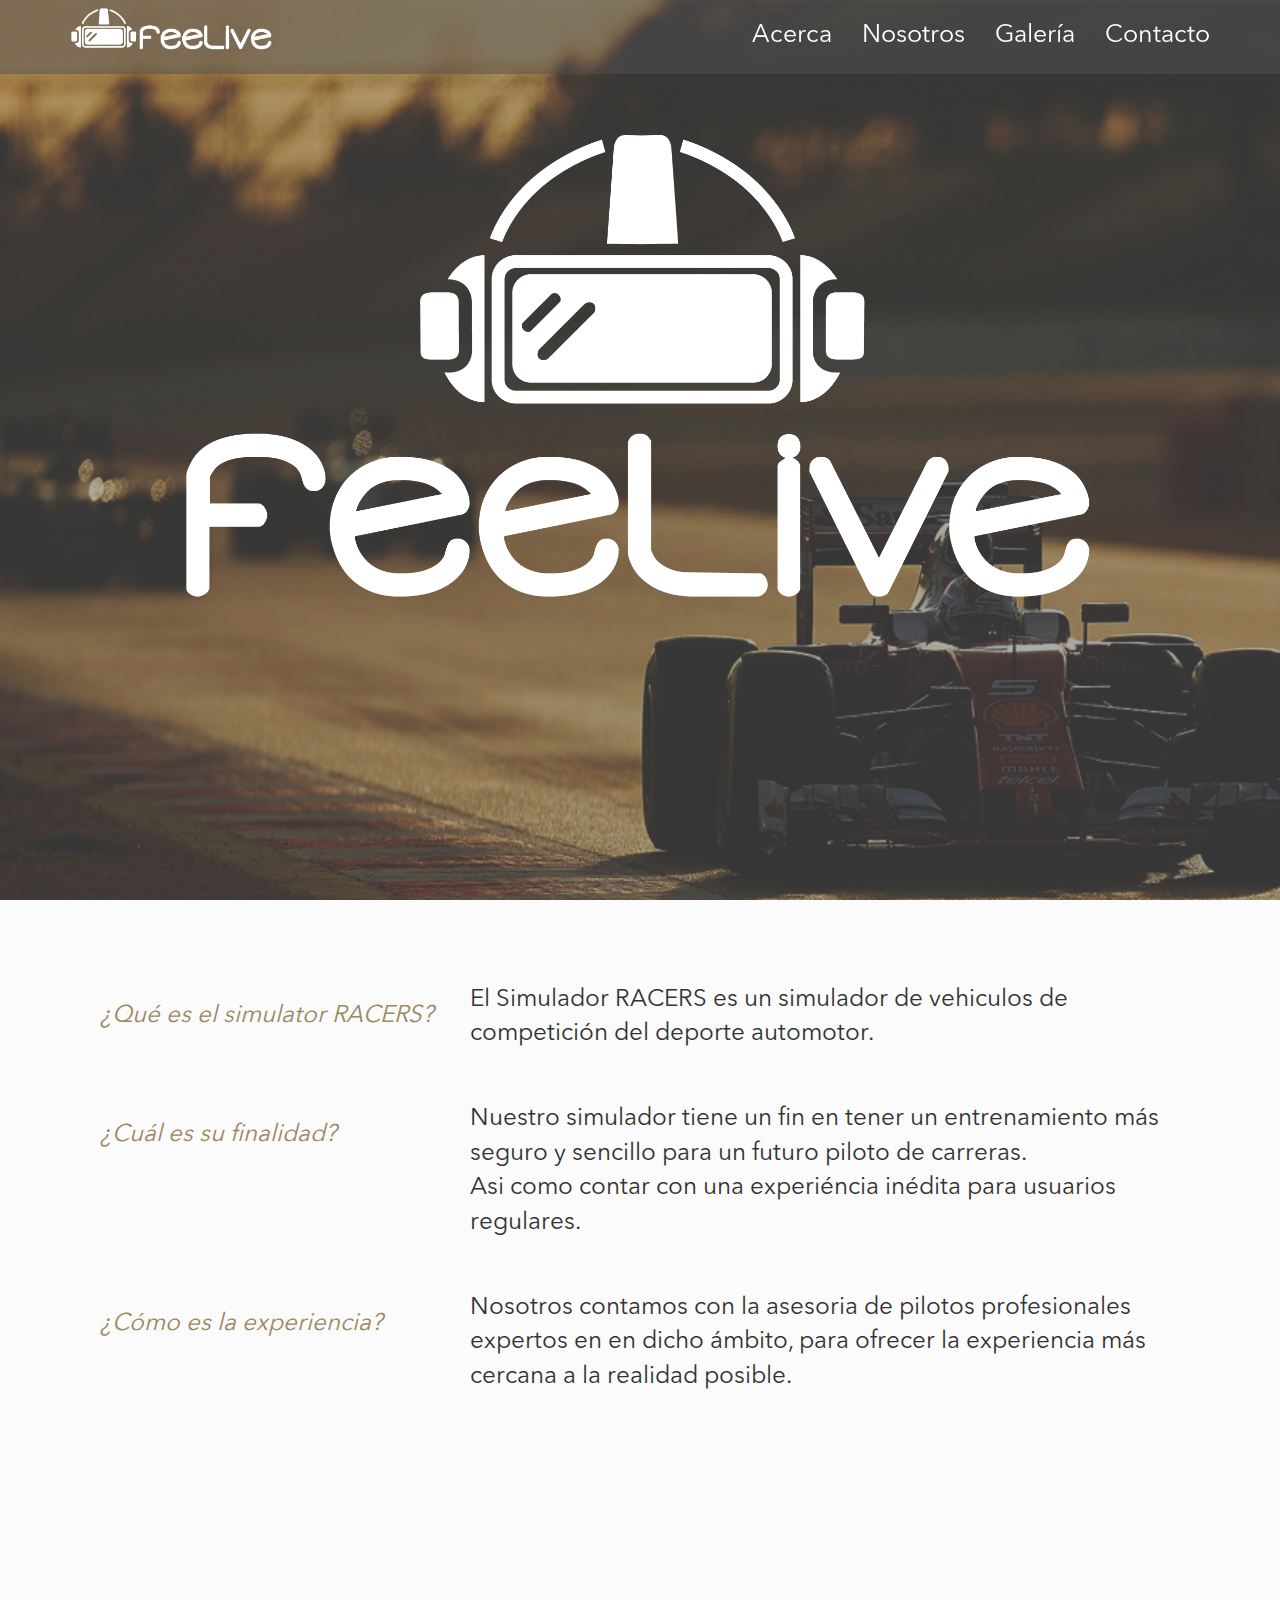
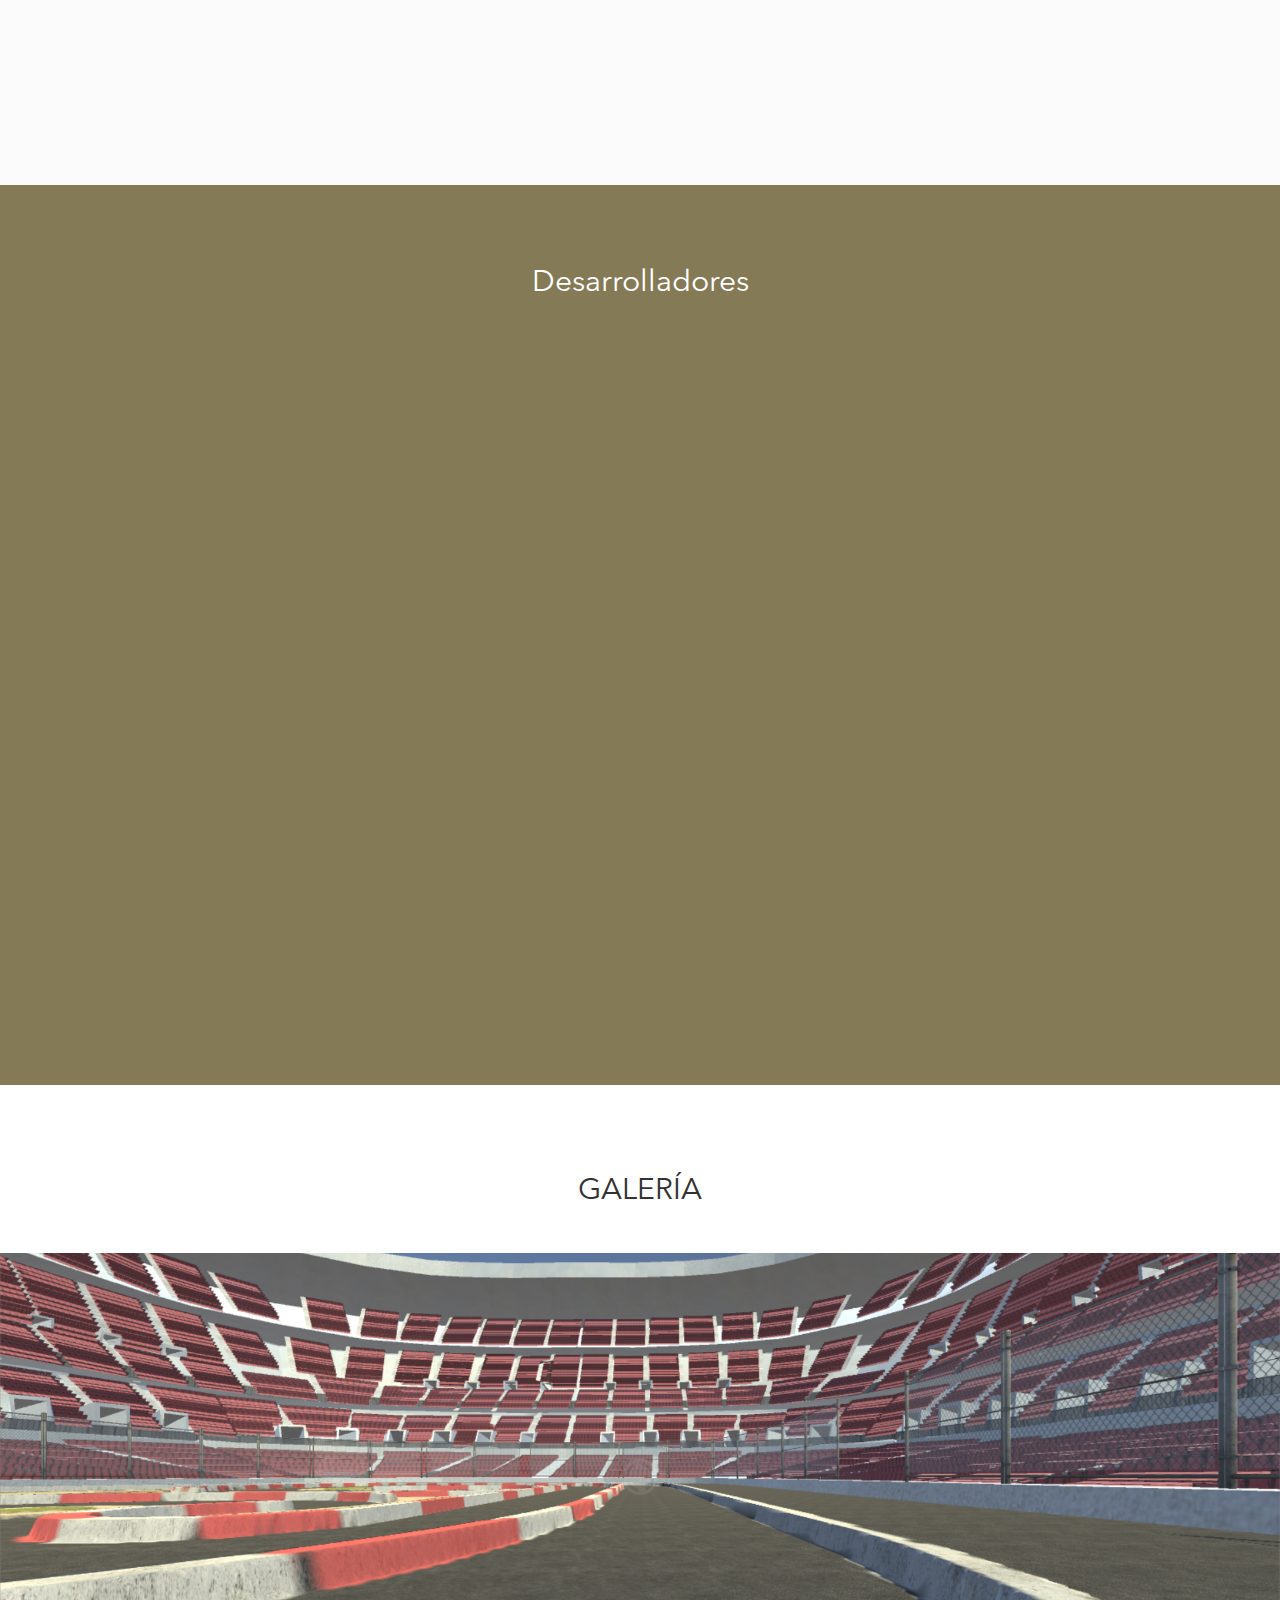
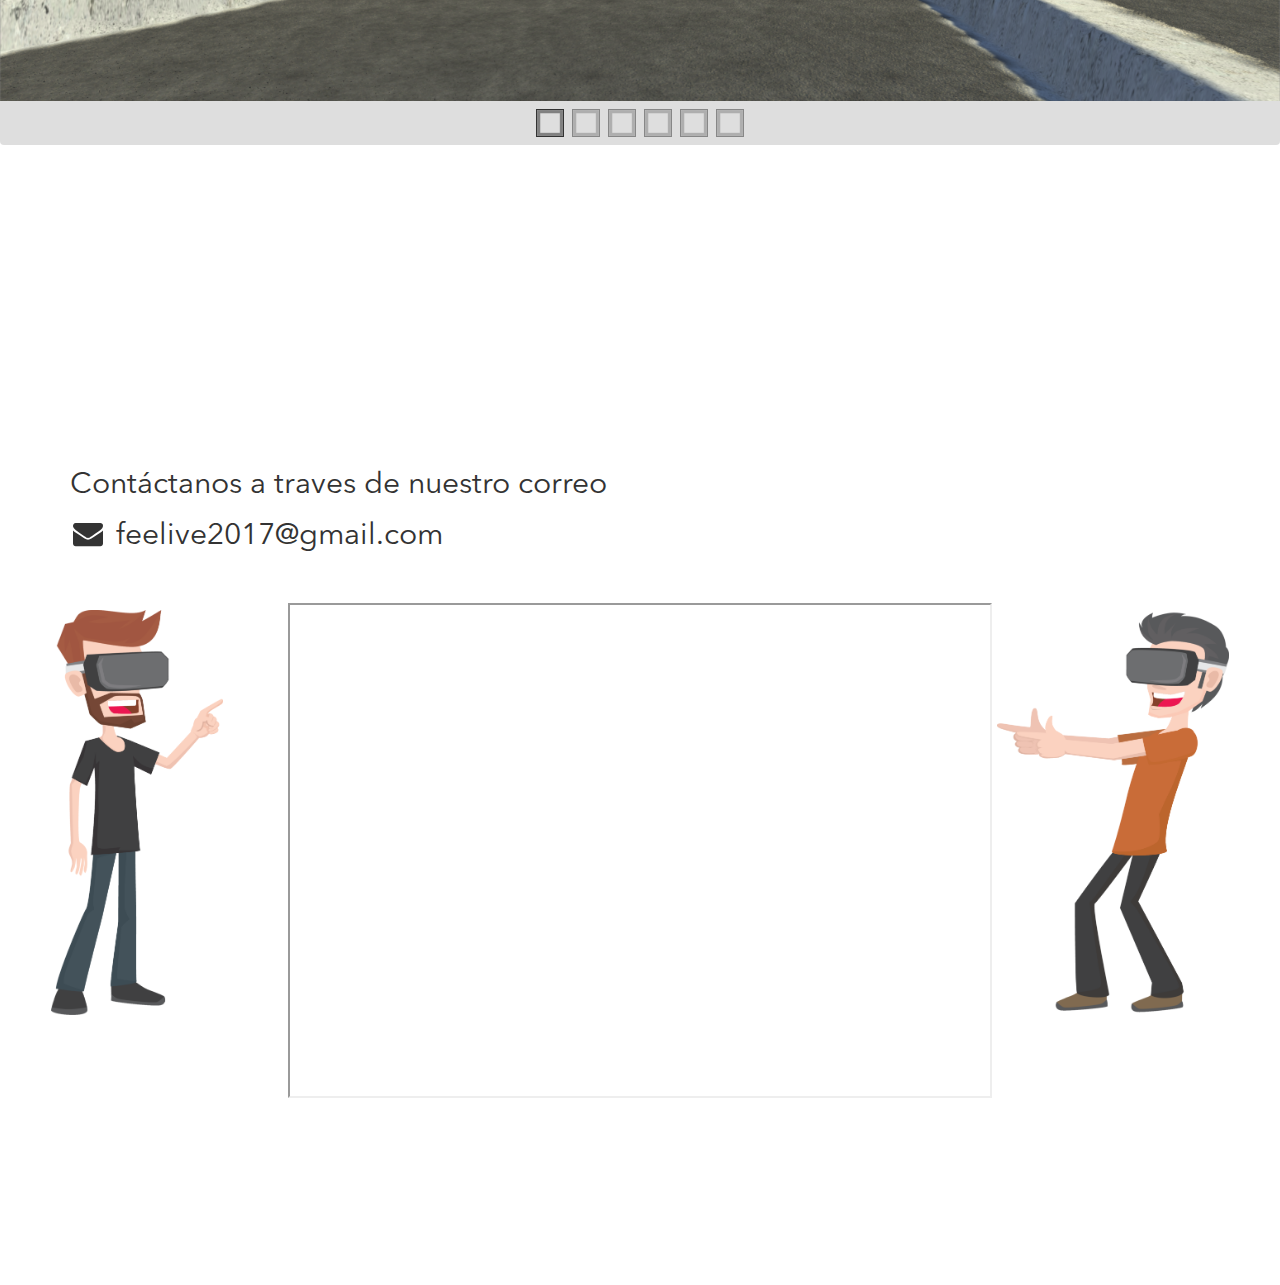
<file: index.html>
<!DOCTYPE html>
<html>
<head>
	<title>Simulator Racer</title>
	<link rel="icon" href="img/loog-mini.png">

	<meta charset="UTF-8">
    <meta name="viewport" content="width=device-width, initial-scale=1">
	<!--CSS-->
		<link rel="stylesheet" type="text/css" href="css/bootstrap.css" >
	  	<link rel="stylesheet" type="text/css" href="css/icon.css">
		<link rel="stylesheet" type="text/css" href="libs/camera/css/camera.css">
	  	<link rel="stylesheet" type="text/css" href="css/animate.css">
		<!--Mis Estilos-->	
		<link rel="stylesheet" type="text/css" href="css/style.css" >

</head>

<body>
	<header id="headerNoindx">
		<nav class="navbar nb-color navbar-fixed-top" role="navigation">
	        <div class = "container">
	        	<div class="navbar-header">
		            <button type="button" class="navbar-toggle nb-btn-mini" data-toggle="collapse" data-target=".navbar-ex1-collapse">
		            	<span class="sr-only">More</span>
		            	<i class="content icon" style="font-size: 30px;"></i>
		            </button>
		            <a class="navbar-brand logotipo" href="#main" id="mm">
		            	<img src="img/logo2.png" class = "logoNav">
		            </a>
	        	</div>
	          
		        <div class="collapse navbar-collapse navbar-ex1-collapse" >
		            <ul class="nav navbar-nav navbar-right listita">
		              <li><a href="#acerca" class = "nb-link" id="">Acerca</a></li>
		              <li><a href="#nosotros" class = "nb-link" id="">Nosotros</a></li>
		              <li><a href="#galeria" class = "nb-link" id="">Galería</a></li>
		              <li><a href="#contacto" class = "nb-link" id="">Contacto</a></li>      
		            </ul>
		        </div>
	        </div>
      	</nav>
	</header>

	<div class="container-fluid">
		
		<div class="row slider-inicio" id="main">
			<div class="container logoSlider animated pulse">
				<img src="img/logo4.png" class="img-responsive">
			</div>
			<div class="fondoSlider"> </div>
		</div>

		<div class="row acerca" id="acerca">
			<div class="container">
				<div class="col-sm-12 animated infor">
					<div class="col-sm-4">
						<h3>¿Qué es el simulator RACERS?</h3>
					</div>
					<div class="col-sm-8">
						<p class="parrafo">
							El Simulador RACERS es un simulador de vehiculos de competición del deporte automotor.
						</p>
					</div>
				</div>
				<div class="col-sm-12 animated infor">
					<div class="col-sm-4">
						<h3>¿Cuál es su finalidad?</h3>
					</div>
					<div class="col-sm-8">
						<p class="parrafo">
							Nuestro simulador tiene un fin en tener un entrenamiento más seguro y sencillo para un futuro piloto de carreras.<br>
							Asi como contar con una experiéncia inédita para usuarios regulares.
						</p>
					</div>
				</div>
				<div class="col-sm-12 animated infor" id="ultimaData">
					<div class="col-sm-4">
						<h3>¿Cómo es la experiencia?</h3>
					</div>
					<div class="col-sm-8">
						<p class="parrafo">
							Nosotros contamos con la asesoria de pilotos profesionales expertos en en dicho ámbito, para ofrecer la experiencia más cercana a la realidad posible.
						</p>
					</div>
				</div>
				<div class="col-sm-12 text-right">
					<img src="img/carro.png" class="img-responsive theCar animated" style="margin: 0 0 0 auto; height: 40vh;">
				</div>
			</div>
		</div>	

		<div class="row nosotros" id="nosotros">			
			<div class="container">
				<div class="col-sm-12 Desarrolladores">
					<h2>Desarrolladores</h2>
				</div>

				<div class="col-sm-12">
					<h4 style="color: #fff"></h4>
					<div class="col-xs-12 col-sm-6 animated infoDes">
						<div class="col-xs-6 col-sm-4 imgUser text-center">
							<img src="img/userProfile.png" class="img-responsive">			
						</div>
						<div class="col-xs-6 col-sm-8 dataUser text-left">
							<h4><i class="hand paper icon"></i></h4>
							<h4 class="typ_name">Sara Brede Treviño</h4>
							<h4>Programadora haptico</h4>
						</div>
					</div>
					<div class="col-xs-12 col-sm-6 animated infoDes">
						<div class="col-xs-6 col-sm-4 imgUser text-center">
							<img src="img/userProfile.png" class="img-responsive">				
						</div>
						<div class="col-xs-6 col-sm-8 dataUser text-left">
							<h4><i class="game icon"></i></h4>
							<h4 class="typ_name">Edgar Martínez Monjaras</h4>
							<h4>Programador motor gráfico</h4>
						</div>
					</div>
				</div>
				
				<div class="col-sm-12">
					<h4 style="color: #fff"></h4>
					<div class="col-xs-12 col-sm-6 animated infoDes">
						<div class="col-xs-6 col-sm-4 imgUser text-center">
							<img src="img/userProfile.png" class="img-responsive">				
						</div>
						<div class="col-xs-6 col-sm-8 dataUser text-left">
							<h4><i class="file text outline icon"></i></h4>
							<h4 class="typ_name">Ángel Salinas Martínez</h4>
							<h4>Investigación y documentación</h4>
						</div>
					</div>
					<div class="col-xs-12 col-sm-6 animated infoDes">
						<div class="col-xs-6 col-sm-4 imgUser text-center">
							<img src="img/userProfile.png" class="img-responsive">				
						</div>
						<div class="col-xs-6 col-sm-8 dataUser text-left">
							<h4><i class="photo icon"></i></h4>
							<h4 class="typ_name">Cecilia Villalobos Saucedo</h4>
							<h4>Multimedia y difusión</h4>
						</div>
					</div>
				</div>

				<div class="col-sm-12">
					<h4 style="color: #fff"></h4>
					<div class="col-xs-12 col-sm-6 animated infoDes">
						<div class="col-xs-6 col-sm-4 imgUser text-center">
							<img src="img/userProfile.png" class="img-responsive">			
						</div>
						<div class="col-xs-6 col-sm-8 dataUser text-left">
							<h4><i class="cubes icon"></i></h4>
							<h4 class="typ_name">Rocío Hernández Ramirez</h4>
							<h4>Modeladora y animadora 3D</h4>
						</div>
					</div>
					<div class="col-xs-12 col-sm-6 animated infoDes">
						<div class="col-xs-6 col-sm-4 imgUser text-center">
							<img src="img/userProfile.png" class="img-responsive">			
						</div>
						<div class="col-xs-6 col-sm-8 dataUser text-left">
							<h4><i class="desktop icon"></i></h4>
							<h4 class="typ_name">Natalie Conde Mejía</h4>
							<h4>Programadora Web</h4>
						</div>
					</div>
				</div>
				
			</div>
		</div>

		<div class="row galeria" id="galeria">

			<div class="texto_titulo">		
			
				<h2>GALERÍA</h2>
			</div>

			<div class="slider">
		          <div class="camera_wrap" id="camera_wrap_2">
		              <div id="1" data-thumb="img/thumb.png" data-src="img/1.png">
		              </div>
		              <div id="2" data-thumb="img/thumb.png" data-src="img/2.png">
		              </div>
		              <div id="3" data-thumb="img/thumb.png" data-src="img/3.png">
		              </div>
		              <div id="4" data-thumb="img/thumb.png" data-src="img/4.png">
		              </div>
		              <div id="5" data-thumb="img/thumb.png" data-src="img/5.png">
		              </div>
		              <div id="6" data-thumb="img/thumb.png" data-src="img/6.png">
		              </div>
		          </div><!-- #camera_wrap_2 -->
      		</div>
		</div>

		<div class="row contacto" id="contacto">
			<div class="container cont-data">

				<div class="elCorreo">
					<h2>Contáctanos a traves de nuestro correo</h2>
					<div class="correo">
						<i class="mail icon"></i> feelive2017@gmail.com
					</div>			
				</div>	
			

				<div class="contVideo">
					<iframe
					src="https://www.youtube.com/embed/">
					</iframe>
				</div>
				
			</div>

			<div class="laImagen_1">
				<img src="img/people_1.png" class="img-responsive">
			</div>

			<div class="laImagen_2">
				<img src="img/people_2.png" class="img-responsive">
			</div>
			
		</div>

	</div>
	
</body>
	<!--Jcueros y eso-->


	<!--JS-->
		<script type="text/javascript" src = "js/jquery-3.2.1.min.js" ></script>
		<script type="text/javascript" src = "js/bootstrap.js"></script>
		<!--Waypoint-->
	    <script type="text/javascript" src = "js/jquery.waypoints.min.js"></script>
	 	<script type="text/javascript" src = "js/noframework.waypoints.min.js"></script>
		<!--Camera-->
		<script type="text/javascript" src = "libs/camera/scripts/camera.min.js"></script>
		<!--<script type='text/javascript' src="libs/camera/scripts/jquery.mobile.customized.min.js"></script> -->
		<script type='text/javascript' src = "libs/camera/scripts/jquery.easing.1.3.js"></script>		 
	    <script type="text/javascript" src = "js/master.js"></script>
	 	<script type="text/javascript" src = "js/scrolito.js"></script>	
</html>
</file>
<file: libs/camera/css/camera.css>
/**************************
*
*	GENERAL
*
**************************/
.camera_wrap a, .camera_wrap img,
.camera_wrap ol, .camera_wrap ul, .camera_wrap li,
.camera_wrap table, .camera_wrap tbody, .camera_wrap tfoot, .camera_wrap thead, .camera_wrap tr, .camera_wrap th, .camera_wrap td
.camera_thumbs_wrap a, .camera_thumbs_wrap img,
.camera_thumbs_wrap ol, .camera_thumbs_wrap ul, .camera_thumbs_wrap li,
.camera_thumbs_wrap table, .camera_thumbs_wrap tbody, .camera_thumbs_wrap tfoot, .camera_thumbs_wrap thead, .camera_thumbs_wrap tr, .camera_thumbs_wrap th, .camera_thumbs_wrap td {
	background: none;
	border: 0;
	font: inherit;
	font-size: 100%;
	margin: 0;
	padding: 0;
	vertical-align: baseline;
	list-style: none
}
.camera_wrap {
	direction: ltr;
	display: none;
	float: left;
	position: relative;
	z-index: 0;
}
.camera_wrap img {
	max-width: none!important;
}
.camera_fakehover {
	height: 100%;
	min-height: 60px;
	position: relative;
	width: 100%;
	z-index: 1;
}
.camera_wrap {
	width: 100%;
}
.camera_src {
	display: none;
}
.cameraCont, .cameraContents {
	height: 100%;
	position: relative;
	width: 100%;
	z-index: 1;
}
.cameraSlide {
	bottom: 0;
	left: 0;
	position: absolute;
	right: 0;
	top: 0;
	width: 100%;
}
.cameraContent {
	bottom: 0;
	display: none;
	left: 0;
	position: absolute;
	right: 0;
	top: 0;
	width: 100%;
}
.camera_target {
	bottom: 0;
	height: 100%;
	left: 0;
	overflow: hidden;
	position: absolute;
	right: 0;
	text-align: left;
	top: 0;
	width: 100%;
	z-index: 0;
}
.camera_overlayer {
	bottom: 0;
	height: 100%;
	left: 0;
	overflow: hidden;
	position: absolute;
	right: 0;
	top: 0;
	width: 100%;
	z-index: 0;
}
.camera_target_content {
	bottom: 0;
	left: 0;
	overflow: hidden;
	position: absolute;
	right: 0;
	top: 0;
	z-index: 2;
}
.camera_target_content .camera_link {
    background: url(../images/blank.gif);
	display: block;
	height: 100%;
	text-decoration: none;
}
.camera_loader {
    background: #fff url(../images/camera-loader.gif) no-repeat center;
	background: rgba(255, 255, 255, 0.9) url(../images/camera-loader.gif) no-repeat center;
	border: 1px solid #ffffff;
	-webkit-border-radius: 18px;
	-moz-border-radius: 18px;
	border-radius: 18px;
	height: 36px;
	left: 50%;
	overflow: hidden;
	position: absolute;
	margin: -18px 0 0 -18px;
	top: 50%;
	width: 36px;
	z-index: 3;
}
.camera_bar {
	bottom: 0;
	left: 0;
	overflow: hidden;
	position: absolute;
	right: 0;
	top: 0;
	z-index: 3;
}
.camera_thumbs_wrap.camera_left .camera_bar, .camera_thumbs_wrap.camera_right .camera_bar {
	height: 100%;
	position: absolute;
	width: auto;
}
.camera_thumbs_wrap.camera_bottom .camera_bar, .camera_thumbs_wrap.camera_top .camera_bar {
	height: auto;
	position: absolute;
	width: 100%;
}
.camera_nav_cont {
	height: 65px;
	overflow: hidden;
	position: absolute;
	right: 9px;
	top: 15px;
	width: 120px;
	z-index: 4;
}
.camera_caption {
	bottom: 0;
	display: block;
	position: absolute;
	width: 100%;
}
.camera_caption > div {
	padding: 10px 20px;
}
.camerarelative {
	overflow: hidden;
	position: relative;
}
.imgFake {
	cursor: pointer;
}
.camera_prevThumbs {
	bottom: 4px;
	cursor: pointer;
	left: 0;
	position: absolute;
	top: 4px;
	visibility: hidden;
	width: 30px;
	z-index: 10;
}
.camera_prevThumbs div {
	background: url(../images/camera_skins.png) no-repeat -160px 0;
	display: block;
	height: 40px;
	margin-top: -20px;
	position: absolute;
	top: 50%;
	width: 30px;
}
.camera_nextThumbs {
	bottom: 4px;
	cursor: pointer;
	position: absolute;
	right: 0;
	top: 4px;
	visibility: hidden;
	width: 30px;
	z-index: 10;
}
.camera_nextThumbs div {
	background: url(../images/camera_skins.png) no-repeat -190px 0;
	display: block;
	height: 40px;
	margin-top: -20px;
	position: absolute;
	top: 50%;
	width: 30px;
}
.camera_command_wrap .hideNav {
	display: none;
}
.camera_command_wrap {
	left: 0;
	position: relative;
	right:0;
	z-index: 4;
}
.camera_wrap .camera_pag .camera_pag_ul {
	list-style: none;
	margin: 0;
	padding: 0;
	text-align: right;
}
.camera_wrap .camera_pag .camera_pag_ul li {
	-webkit-border-radius: 8px;
	-moz-border-radius: 8px;
	border-radius: 8px;
	cursor: pointer;
	display: inline-block;
	height: 16px;
	margin: 20px 5px;
	position: relative;
	text-align: left;
	text-indent: 9999px;
	width: 16px;
}
.camera_commands_emboss .camera_pag .camera_pag_ul li {
	-moz-box-shadow:
		0px 1px 0px rgba(255,255,255,1),
		inset 0px 1px 1px rgba(0,0,0,0.2);
	-webkit-box-shadow:
		0px 1px 0px rgba(255,255,255,1),
		inset 0px 1px 1px rgba(0,0,0,0.2);
	box-shadow:
		0px 1px 0px rgba(255,255,255,1),
		inset 0px 1px 1px rgba(0,0,0,0.2);
}
.camera_wrap .camera_pag .camera_pag_ul li > span {
	-webkit-border-radius: 5px;
	-moz-border-radius: 5px;
	border-radius: 5px;
	height: 8px;
	left: 4px;
	overflow: hidden;
	position: absolute;
	top: 4px;
	width: 8px;
}
.camera_commands_emboss .camera_pag .camera_pag_ul li:hover > span {
	-moz-box-shadow:
		0px 1px 0px rgba(255,255,255,1),
		inset 0px 1px 1px rgba(0,0,0,0.2);
	-webkit-box-shadow:
		0px 1px 0px rgba(255,255,255,1),
		inset 0px 1px 1px rgba(0,0,0,0.2);
	box-shadow:
		0px 1px 0px rgba(255,255,255,1),
		inset 0px 1px 1px rgba(0,0,0,0.2);
}
.camera_wrap .camera_pag .camera_pag_ul li.cameracurrent > span {
	-moz-box-shadow: 0;
	-webkit-box-shadow: 0;
	box-shadow: 0;
}
.camera_pag_ul li img {
	display: none;
	position: absolute;
}
.camera_pag_ul .thumb_arrow {
    border-left: 4px solid transparent;
    border-right: 4px solid transparent;
    border-top: 4px solid;
	top: 0;
	left: 50%;
	margin-left: -4px;
	position: absolute;
}
.camera_prev, .camera_next, .camera_commands {
	cursor: pointer;
	height: 40px;
	margin-top: -20px;
	position: absolute;
	top: 50%;
	width: 40px;
	z-index: 2;
}
.camera_prev {
	left: 0;
}
.camera_prev > span {
	background: url(../images/camera_skins.png) no-repeat 0 0;
	display: block;
	height: 40px;
	width: 40px;
}
.camera_next {
	right: 0;
}
.camera_next > span {
	background: url(../images/camera_skins.png) no-repeat -40px 0;
	display: block;
	height: 40px;
	width: 40px;
}
.camera_commands {
	right: 41px;
}
.camera_commands > .camera_play {
	background: url(../images/camera_skins.png) no-repeat -80px 0;
	height: 40px;
	width: 40px;
}
.camera_commands > .camera_stop {
	background: url(../images/camera_skins.png) no-repeat -120px 0;
	display: block;
	height: 40px;
	width: 40px;
}
.camera_wrap .camera_pag .camera_pag_ul li {
	-webkit-border-radius: 8px;
	-moz-border-radius: 8px;
	border-radius: 8px;
	cursor: pointer;
	display: inline-block;
	height: 16px;
	margin: 20px 5px;
	position: relative;
	text-indent: 9999px;
	width: 16px;
}
.camera_thumbs_cont {
	-webkit-border-bottom-right-radius: 4px;
	-webkit-border-bottom-left-radius: 4px;
	-moz-border-radius-bottomright: 4px;
	-moz-border-radius-bottomleft: 4px;
	border-bottom-right-radius: 4px;
	border-bottom-left-radius: 4px;
	overflow: hidden;
	position: relative;
	width: 100%;
}
.camera_commands_emboss .camera_thumbs_cont {
	-moz-box-shadow:
		0px 1px 0px rgba(255,255,255,1),
		inset 0px 1px 1px rgba(0,0,0,0.2);
	-webkit-box-shadow:
		0px 1px 0px rgba(255,255,255,1),
		inset 0px 1px 1px rgba(0,0,0,0.2);
	box-shadow:
		0px 1px 0px rgba(255,255,255,1),
		inset 0px 1px 1px rgba(0,0,0,0.2);
}
.camera_thumbs_cont > div {
	float: left;
	width: 100%;
}
.camera_thumbs_cont ul {
	overflow: hidden;
	padding: 3px 4px 8px;
	position: relative;
	text-align: center;
}
.camera_thumbs_cont ul li {
	display: inline;
	padding: 0 4px;
}
.camera_thumbs_cont ul li > img {
	width: 2em;
	height: 2em;
	border: 1px solid;
	cursor: pointer;
	margin-top: 5px;
	vertical-align:bottom;
}
.camera_clear {
	display: block;
	clear: both;
}
.showIt {
	display: none;
}
.camera_clear {
	clear: both;
	display: block;
	height: 1px;
	margin: -1px 0 25px;
	position: relative;
}
/**************************
*
*	COLORS & SKINS
*
**************************/
.pattern_1 .camera_overlayer {
	background: url(../images/patterns/overlay1.png) repeat;
}
.pattern_2 .camera_overlayer {
	background: url(../images/patterns/overlay2.png) repeat;
}
.pattern_3 .camera_overlayer {
	background: url(../images/patterns/overlay3.png) repeat;
}
.pattern_4 .camera_overlayer {
	background: url(../images/patterns/overlay4.png) repeat;
}
.pattern_5 .camera_overlayer {
	background: url(../images/patterns/overlay5.png) repeat;
}
.pattern_6 .camera_overlayer {
	background: url(../images/patterns/overlay6.png) repeat;
}
.pattern_7 .camera_overlayer {
	background: url(../images/patterns/overlay7.png) repeat;
}
.pattern_8 .camera_overlayer {
	background: url(../images/patterns/overlay8.png) repeat;
}
.pattern_9 .camera_overlayer {
	background: url(../images/patterns/overlay9.png) repeat;
}
.pattern_10 .camera_overlayer {
	background: url(../images/patterns/overlay10.png) repeat;
}
.camera_caption {
	color: #fff;
}
.camera_caption > div {
	background: #000;
	background: rgba(0, 0, 0, 0.8);
}
.camera_wrap .camera_pag .camera_pag_ul li {
	background: #b7b7b7;
}
.camera_wrap .camera_pag .camera_pag_ul li:hover > span {
	background: #b7b7b7;
}
.camera_wrap .camera_pag .camera_pag_ul li.cameracurrent > span {
	background: #434648;
}
.camera_pag_ul li img {
	border: 4px solid #e6e6e6;
	-moz-box-shadow: 0px 3px 6px rgba(0,0,0,.5);
	-webkit-box-shadow: 0px 3px 6px rgba(0,0,0,.5);
	box-shadow: 0px 3px 6px rgba(0,0,0,.5);
}
.camera_pag_ul .thumb_arrow {
    border-top-color: #e6e6e6;
}
.camera_prevThumbs, .camera_nextThumbs, .camera_prev, .camera_next, .camera_commands, .camera_thumbs_cont {
	background: #d8d8d8;
	background: rgba(216, 216, 216, 0.85);
}
.camera_wrap .camera_pag .camera_pag_ul li {
	background: #b7b7b7;
}
.camera_thumbs_cont ul li > img {
	border-color: 1px solid #000;
}
/*AMBER SKIN*/
.camera_amber_skin .camera_prevThumbs div {
	background-position: -160px -160px;
}
.camera_amber_skin .camera_nextThumbs div {
	background-position: -190px -160px;
}
.camera_amber_skin .camera_prev > span {
	background-position: 0 -160px;
}
.camera_amber_skin .camera_next > span {
	background-position: -40px -160px;
}
.camera_amber_skin .camera_commands > .camera_play {
	background-position: -80px -160px;
}
.camera_amber_skin .camera_commands > .camera_stop {
	background-position: -120px -160px;
}
/*ASH SKIN*/
.camera_ash_skin .camera_prevThumbs div {
	background-position: -160px -200px;
}
.camera_ash_skin .camera_nextThumbs div {
	background-position: -190px -200px;
}
.camera_ash_skin .camera_prev > span {
	background-position: 0 -200px;
}
.camera_ash_skin .camera_next > span {
	background-position: -40px -200px;
}
.camera_ash_skin .camera_commands > .camera_play {
	background-position: -80px -200px;
}
.camera_ash_skin .camera_commands > .camera_stop {
	background-position: -120px -200px;
}
/*AZURE SKIN*/
.camera_azure_skin .camera_prevThumbs div {
	background-position: -160px -240px;
}
.camera_azure_skin .camera_nextThumbs div {
	background-position: -190px -240px;
}
.camera_azure_skin .camera_prev > span {
	background-position: 0 -240px;
}
.camera_azure_skin .camera_next > span {
	background-position: -40px -240px;
}
.camera_azure_skin .camera_commands > .camera_play {
	background-position: -80px -240px;
}
.camera_azure_skin .camera_commands > .camera_stop {
	background-position: -120px -240px;
}
/*BEIGE SKIN*/
.camera_beige_skin .camera_prevThumbs div {
	background-position: -160px -120px;
}
.camera_beige_skin .camera_nextThumbs div {
	background-position: -190px -120px;
}
.camera_beige_skin .camera_prev > span {
	background-position: 0 -120px;
}
.camera_beige_skin .camera_next > span {
	background-position: -40px -120px;
}
.camera_beige_skin .camera_commands > .camera_play {
	background-position: -80px -120px;
}
.camera_beige_skin .camera_commands > .camera_stop {
	background-position: -120px -120px;
}
/*BLACK SKIN*/
.camera_black_skin .camera_prevThumbs div {
	background-position: -160px -40px;
}
.camera_black_skin .camera_nextThumbs div {
	background-position: -190px -40px;
}
.camera_black_skin .camera_prev > span {
	background-position: 0 -40px;
}
.camera_black_skin .camera_next > span {
	background-position: -40px -40px;
}
.camera_black_skin .camera_commands > .camera_play {
	background-position: -80px -40px;
}
.camera_black_skin .camera_commands > .camera_stop {
	background-position: -120px -40px;
}
/*BLUE SKIN*/
.camera_blue_skin .camera_prevThumbs div {
	background-position: -160px -280px;
}
.camera_blue_skin .camera_nextThumbs div {
	background-position: -190px -280px;
}
.camera_blue_skin .camera_prev > span {
	background-position: 0 -280px;
}
.camera_blue_skin .camera_next > span {
	background-position: -40px -280px;
}
.camera_blue_skin .camera_commands > .camera_play {
	background-position: -80px -280px;
}
.camera_blue_skin .camera_commands > .camera_stop {
	background-position: -120px -280px;
}
/*BROWN SKIN*/
.camera_brown_skin .camera_prevThumbs div {
	background-position: -160px -320px;
}
.camera_brown_skin .camera_nextThumbs div {
	background-position: -190px -320px;
}
.camera_brown_skin .camera_prev > span {
	background-position: 0 -320px;
}
.camera_brown_skin .camera_next > span {
	background-position: -40px -320px;
}
.camera_brown_skin .camera_commands > .camera_play {
	background-position: -80px -320px;
}
.camera_brown_skin .camera_commands > .camera_stop {
	background-position: -120px -320px;
}
/*BURGUNDY SKIN*/
.camera_burgundy_skin .camera_prevThumbs div {
	background-position: -160px -360px;
}
.camera_burgundy_skin .camera_nextThumbs div {
	background-position: -190px -360px;
}
.camera_burgundy_skin .camera_prev > span {
	background-position: 0 -360px;
}
.camera_burgundy_skin .camera_next > span {
	background-position: -40px -360px;
}
.camera_burgundy_skin .camera_commands > .camera_play {
	background-position: -80px -360px;
}
.camera_burgundy_skin .camera_commands > .camera_stop {
	background-position: -120px -360px;
}
/*CHARCOAL SKIN*/
.camera_charcoal_skin .camera_prevThumbs div {
	background-position: -160px -400px;
}
.camera_charcoal_skin .camera_nextThumbs div {
	background-position: -190px -400px;
}
.camera_charcoal_skin .camera_prev > span {
	background-position: 0 -400px;
}
.camera_charcoal_skin .camera_next > span {
	background-position: -40px -400px;
}
.camera_charcoal_skin .camera_commands > .camera_play {
	background-position: -80px -400px;
}
.camera_charcoal_skin .camera_commands > .camera_stop {
	background-position: -120px -400px;
}
/*CHOCOLATE SKIN*/
.camera_chocolate_skin .camera_prevThumbs div {
	background-position: -160px -440px;
}
.camera_chocolate_skin .camera_nextThumbs div {
	background-position: -190px -440px;
}
.camera_chocolate_skin .camera_prev > span {
	background-position: 0 -440px;
}
.camera_chocolate_skin .camera_next > span {
	background-position: -40px -440px;
}
.camera_chocolate_skin .camera_commands > .camera_play {
	background-position: -80px -440px;
}
.camera_chocolate_skin .camera_commands > .camera_stop {
	background-position: -120px -440px	;
}
/*COFFEE SKIN*/
.camera_coffee_skin .camera_prevThumbs div {
	background-position: -160px -480px;
}
.camera_coffee_skin .camera_nextThumbs div {
	background-position: -190px -480px;
}
.camera_coffee_skin .camera_prev > span {
	background-position: 0 -480px;
}
.camera_coffee_skin .camera_next > span {
	background-position: -40px -480px;
}
.camera_coffee_skin .camera_commands > .camera_play {
	background-position: -80px -480px;
}
.camera_coffee_skin .camera_commands > .camera_stop {
	background-position: -120px -480px	;
}
/*CYAN SKIN*/
.camera_cyan_skin .camera_prevThumbs div {
	background-position: -160px -520px;
}
.camera_cyan_skin .camera_nextThumbs div {
	background-position: -190px -520px;
}
.camera_cyan_skin .camera_prev > span {
	background-position: 0 -520px;
}
.camera_cyan_skin .camera_next > span {
	background-position: -40px -520px;
}
.camera_cyan_skin .camera_commands > .camera_play {
	background-position: -80px -520px;
}
.camera_cyan_skin .camera_commands > .camera_stop {
	background-position: -120px -520px	;
}
/*FUCHSIA SKIN*/
.camera_fuchsia_skin .camera_prevThumbs div {
	background-position: -160px -560px;
}
.camera_fuchsia_skin .camera_nextThumbs div {
	background-position: -190px -560px;
}
.camera_fuchsia_skin .camera_prev > span {
	background-position: 0 -560px;
}
.camera_fuchsia_skin .camera_next > span {
	background-position: -40px -560px;
}
.camera_fuchsia_skin .camera_commands > .camera_play {
	background-position: -80px -560px;
}
.camera_fuchsia_skin .camera_commands > .camera_stop {
	background-position: -120px -560px	;
}
/*GOLD SKIN*/
.camera_gold_skin .camera_prevThumbs div {
	background-position: -160px -600px;
}
.camera_gold_skin .camera_nextThumbs div {
	background-position: -190px -600px;
}
.camera_gold_skin .camera_prev > span {
	background-position: 0 -600px;
}
.camera_gold_skin .camera_next > span {
	background-position: -40px -600px;
}
.camera_gold_skin .camera_commands > .camera_play {
	background-position: -80px -600px;
}
.camera_gold_skin .camera_commands > .camera_stop {
	background-position: -120px -600px	;
}
/*GREEN SKIN*/
.camera_green_skin .camera_prevThumbs div {
	background-position: -160px -640px;
}
.camera_green_skin .camera_nextThumbs div {
	background-position: -190px -640px;
}
.camera_green_skin .camera_prev > span {
	background-position: 0 -640px;
}
.camera_green_skin .camera_next > span {
	background-position: -40px -640px;
}
.camera_green_skin .camera_commands > .camera_play {
	background-position: -80px -640px;
}
.camera_green_skin .camera_commands > .camera_stop {
	background-position: -120px -640px	;
}
/*GREY SKIN*/
.camera_grey_skin .camera_prevThumbs div {
	background-position: -160px -680px;
}
.camera_grey_skin .camera_nextThumbs div {
	background-position: -190px -680px;
}
.camera_grey_skin .camera_prev > span {
	background-position: 0 -680px;
}
.camera_grey_skin .camera_next > span {
	background-position: -40px -680px;
}
.camera_grey_skin .camera_commands > .camera_play {
	background-position: -80px -680px;
}
.camera_grey_skin .camera_commands > .camera_stop {
	background-position: -120px -680px	;
}
/*INDIGO SKIN*/
.camera_indigo_skin .camera_prevThumbs div {
	background-position: -160px -720px;
}
.camera_indigo_skin .camera_nextThumbs div {
	background-position: -190px -720px;
}
.camera_indigo_skin .camera_prev > span {
	background-position: 0 -720px;
}
.camera_indigo_skin .camera_next > span {
	background-position: -40px -720px;
}
.camera_indigo_skin .camera_commands > .camera_play {
	background-position: -80px -720px;
}
.camera_indigo_skin .camera_commands > .camera_stop {
	background-position: -120px -720px	;
}
/*KHAKI SKIN*/
.camera_khaki_skin .camera_prevThumbs div {
	background-position: -160px -760px;
}
.camera_khaki_skin .camera_nextThumbs div {
	background-position: -190px -760px;
}
.camera_khaki_skin .camera_prev > span {
	background-position: 0 -760px;
}
.camera_khaki_skin .camera_next > span {
	background-position: -40px -760px;
}
.camera_khaki_skin .camera_commands > .camera_play {
	background-position: -80px -760px;
}
.camera_khaki_skin .camera_commands > .camera_stop {
	background-position: -120px -760px	;
}
/*LIME SKIN*/
.camera_lime_skin .camera_prevThumbs div {
	background-position: -160px -800px;
}
.camera_lime_skin .camera_nextThumbs div {
	background-position: -190px -800px;
}
.camera_lime_skin .camera_prev > span {
	background-position: 0 -800px;
}
.camera_lime_skin .camera_next > span {
	background-position: -40px -800px;
}
.camera_lime_skin .camera_commands > .camera_play {
	background-position: -80px -800px;
}
.camera_lime_skin .camera_commands > .camera_stop {
	background-position: -120px -800px	;
}
/*MAGENTA SKIN*/
.camera_magenta_skin .camera_prevThumbs div {
	background-position: -160px -840px;
}
.camera_magenta_skin .camera_nextThumbs div {
	background-position: -190px -840px;
}
.camera_magenta_skin .camera_prev > span {
	background-position: 0 -840px;
}
.camera_magenta_skin .camera_next > span {
	background-position: -40px -840px;
}
.camera_magenta_skin .camera_commands > .camera_play {
	background-position: -80px -840px;
}
.camera_magenta_skin .camera_commands > .camera_stop {
	background-position: -120px -840px	;
}
/*MAROON SKIN*/
.camera_maroon_skin .camera_prevThumbs div {
	background-position: -160px -880px;
}
.camera_maroon_skin .camera_nextThumbs div {
	background-position: -190px -880px;
}
.camera_maroon_skin .camera_prev > span {
	background-position: 0 -880px;
}
.camera_maroon_skin .camera_next > span {
	background-position: -40px -880px;
}
.camera_maroon_skin .camera_commands > .camera_play {
	background-position: -80px -880px;
}
.camera_maroon_skin .camera_commands > .camera_stop {
	background-position: -120px -880px	;
}
/*ORANGE SKIN*/
.camera_orange_skin .camera_prevThumbs div {
	background-position: -160px -920px;
}
.camera_orange_skin .camera_nextThumbs div {
	background-position: -190px -920px;
}
.camera_orange_skin .camera_prev > span {
	background-position: 0 -920px;
}
.camera_orange_skin .camera_next > span {
	background-position: -40px -920px;
}
.camera_orange_skin .camera_commands > .camera_play {
	background-position: -80px -920px;
}
.camera_orange_skin .camera_commands > .camera_stop {
	background-position: -120px -920px	;
}
/*OLIVE SKIN*/
.camera_olive_skin .camera_prevThumbs div {
	background-position: -160px -1080px;
}
.camera_olive_skin .camera_nextThumbs div {
	background-position: -190px -1080px;
}
.camera_olive_skin .camera_prev > span {
	background-position: 0 -1080px;
}
.camera_olive_skin .camera_next > span {
	background-position: -40px -1080px;
}
.camera_olive_skin .camera_commands > .camera_play {
	background-position: -80px -1080px;
}
.camera_olive_skin .camera_commands > .camera_stop {
	background-position: -120px -1080px	;
}
/*PINK SKIN*/
.camera_pink_skin .camera_prevThumbs div {
	background-position: -160px -960px;
}
.camera_pink_skin .camera_nextThumbs div {
	background-position: -190px -960px;
}
.camera_pink_skin .camera_prev > span {
	background-position: 0 -960px;
}
.camera_pink_skin .camera_next > span {
	background-position: -40px -960px;
}
.camera_pink_skin .camera_commands > .camera_play {
	background-position: -80px -960px;
}
.camera_pink_skin .camera_commands > .camera_stop {
	background-position: -120px -960px	;
}
/*PISTACHIO SKIN*/
.camera_pistachio_skin .camera_prevThumbs div {
	background-position: -160px -1040px;
}
.camera_pistachio_skin .camera_nextThumbs div {
	background-position: -190px -1040px;
}
.camera_pistachio_skin .camera_prev > span {
	background-position: 0 -1040px;
}
.camera_pistachio_skin .camera_next > span {
	background-position: -40px -1040px;
}
.camera_pistachio_skin .camera_commands > .camera_play {
	background-position: -80px -1040px;
}
.camera_pistachio_skin .camera_commands > .camera_stop {
	background-position: -120px -1040px	;
}
/*PINK SKIN*/
.camera_pink_skin .camera_prevThumbs div {
	background-position: -160px -80px;
}
.camera_pink_skin .camera_nextThumbs div {
	background-position: -190px -80px;
}
.camera_pink_skin .camera_prev > span {
	background-position: 0 -80px;
}
.camera_pink_skin .camera_next > span {
	background-position: -40px -80px;
}
.camera_pink_skin .camera_commands > .camera_play {
	background-position: -80px -80px;
}
.camera_pink_skin .camera_commands > .camera_stop {
	background-position: -120px -80px;
}
/*RED SKIN*/
.camera_red_skin .camera_prevThumbs div {
	background-position: -160px -1000px;
}
.camera_red_skin .camera_nextThumbs div {
	background-position: -190px -1000px;
}
.camera_red_skin .camera_prev > span {
	background-position: 0 -1000px;
}
.camera_red_skin .camera_next > span {
	background-position: -40px -1000px;
}
.camera_red_skin .camera_commands > .camera_play {
	background-position: -80px -1000px;
}
.camera_red_skin .camera_commands > .camera_stop {
	background-position: -120px -1000px	;
}
/*TANGERINE SKIN*/
.camera_tangerine_skin .camera_prevThumbs div {
	background-position: -160px -1120px;
}
.camera_tangerine_skin .camera_nextThumbs div {
	background-position: -190px -1120px;
}
.camera_tangerine_skin .camera_prev > span {
	background-position: 0 -1120px;
}
.camera_tangerine_skin .camera_next > span {
	background-position: -40px -1120px;
}
.camera_tangerine_skin .camera_commands > .camera_play {
	background-position: -80px -1120px;
}
.camera_tangerine_skin .camera_commands > .camera_stop {
	background-position: -120px -1120px	;
}
/*TURQUOISE SKIN*/
.camera_turquoise_skin .camera_prevThumbs div {
	background-position: -160px -1160px;
}
.camera_turquoise_skin .camera_nextThumbs div {
	background-position: -190px -1160px;
}
.camera_turquoise_skin .camera_prev > span {
	background-position: 0 -1160px;
}
.camera_turquoise_skin .camera_next > span {
	background-position: -40px -1160px;
}
.camera_turquoise_skin .camera_commands > .camera_play {
	background-position: -80px -1160px;
}
.camera_turquoise_skin .camera_commands > .camera_stop {
	background-position: -120px -1160px	;
}
/*VIOLET SKIN*/
.camera_violet_skin .camera_prevThumbs div {
	background-position: -160px -1200px;
}
.camera_violet_skin .camera_nextThumbs div {
	background-position: -190px -1200px;
}
.camera_violet_skin .camera_prev > span {
	background-position: 0 -1200px;
}
.camera_violet_skin .camera_next > span {
	background-position: -40px -1200px;
}
.camera_violet_skin .camera_commands > .camera_play {
	background-position: -80px -1200px;
}
.camera_violet_skin .camera_commands > .camera_stop {
	background-position: -120px -1200px	;
}
/*WHITE SKIN*/
.camera_white_skin .camera_prevThumbs div {
	background-position: -160px -80px;
}
.camera_white_skin .camera_nextThumbs div {
	background-position: -190px -80px;
}
.camera_white_skin .camera_prev > span {
	background-position: 0 -80px;
}
.camera_white_skin .camera_next > span {
	background-position: -40px -80px;
}
.camera_white_skin .camera_commands > .camera_play {
	background-position: -80px -80px;
}
.camera_white_skin .camera_commands > .camera_stop {
	background-position: -120px -80px;
}
/*YELLOW SKIN*/
.camera_yellow_skin .camera_prevThumbs div {
	background-position: -160px -1240px;
}
.camera_yellow_skin .camera_nextThumbs div {
	background-position: -190px -1240px;
}
.camera_yellow_skin .camera_prev > span {
	background-position: 0 -1240px;
}
.camera_yellow_skin .camera_next > span {
	background-position: -40px -1240px;
}
.camera_yellow_skin .camera_commands > .camera_play {
	background-position: -80px -1240px;
}
.camera_yellow_skin .camera_commands > .camera_stop {
	background-position: -120px -1240px	;
}
/*Camera*/
</file>
<file: css/style.css>
@font-face 
	{
	   font-family: "Avernir_B";
	   src: url("../fonts/AvenirNextLTPro-Bold.otf");
	}
@font-face 
	{
	   font-family: "Avernir_R";
	   src: url("../fonts/AvenirNextLTPro-Regular.otf");
	}


*{
	font-family: 'Avernir_R';
}

/*AvenirNextLTPro-MediumCn*/
.parrafo{
	font-size: 2.7vh;
}

.typ_name{
	 font-family: "Avernir_B";
	 height: 60px;
}

/*-----------------MENU--------------------------*/
	.nb-color{
		background-color: rgba(80,80,80,0.5);
		}
	.nb-link{
		}
	.logotipo{
		padding: 3%;
		margin-bottom: 5%;
		}
	.logoNav{
		height: inherit;
		}
	.nb-btn-mini{
		color: #fff;
		}
	.listita{
		margin-top: 1%;
		margin-bottom: 1%;
		}
		nav>div a{
			color: #fff;
			font-size: 25px;
			padding: 25px;
			}
			.listita>li a:hover,
			.listita>li a:active,
			.listita>li a:visited{
				color: #fff;
				text-decoration: none;
				background-color: rgba(80,80,80,1);
			}

/*-------------------INDEX-----------------------*/
	.slider-inicio{
		height: 100vh;
		position: relative;
	}
	.logoSlider{
		position:absolute;
		top: 15%;
		right: 0;
		left:0;
		}
		.logoSlider img{
			width: 80%;
			margin: 0 auto;
		}
	.fondoSlider{
		background: 
			url('../img/img-carro.png') 
			no-repeat 
			center center;
		background-size: cover;
		height: 100%;
		margin: 0;
	}
/*------------------ACERCA-----------------------*/
	.acerca{
		padding-top: 5%;
		background-color: #fbfbfb;
		height: inherit;
	}
	.infor{
		margin-top: 20px;
		margin-bottom: 20px;
	}
	.infor>div>h3{
		font-style: italic;
		color: #9e8660;
	}
/*------------------NOSOTROS-----------------------*/
	.nosotros{
		background-color: #847a56;
		padding: 5% 0;
		height: 100vh;
	}
	.Desarrolladores{
		text-align: center;
		color: #fff;
	}
	.infoDes{
		text-align: center;
		height: inherit;
		margin: 3% auto;
	}
	.imgUser img{
		margin:0 auto;
		border-radius: 200px;
		width: 200px;
		min-width: 125px;
	}
	.dataUser{
		display: block;
		color: #fff;
		height: auto;
	}

	.dataUser h4 i {
		margin-left: 5.5vw;
		font-size: 4vh;
	}

/*------------------galeria--------------------------*/
	.galeria{
		height: 100vh;
	}
	.texto_titulo{
		margin-top: 10vh;
		text-align: center;
	}
	.slider{
		margin-top: 5vh;
	}		
/*------------------CONTACTO-----------------------*/
	.contacto{
		height: 100vh;
		position: relative;
		}
		.cont-data{
			padding-top: 5%;			
		}
		.elCorreo{
			display: block;
			}
			.correo{
				font-size: 30px;
			}
	.laImagen_1, .laImagen_2{
		position: absolute;
		top: 25vh;
		height: 45vh;
	}		

	.laImagen_1{
		left: 4vw;
		}

	.laImagen_2{
		right: 4vw;
		}

	.laImagen_1 img, .laImagen_2 img{
		height: inherit;
	}
	.logoFoot{

	}
	/*------------------VIDEO--------------------------*/
		.contVideo{
			width: 55vw;
			margin: 5vh auto 0 auto;
		}
		.contVideo iframe{
			height: 55vh;
			width: inherit;
			text-align: center;
		}


/*---------------RESPONSIVE----------------------*/
	@media (max-width: 1024px){ /*-----------------IPAD*/
		.nosotros{
			background-color: #847a56;
			padding: 5% 0;
			height: inherit;
		}

		.galeria{
			height: inherit;
		}

		.contVideo{
			width: 100%;
			margin: 5vh auto 0 auto;
		}

		.laImagen_1, .laImagen_2{
			position: absolute;
			top: 68vh;
			height: 30vh;
		}		

		.laImagen_1{
			left: 19vw;
			}

		.laImagen_2{
			right: 19vw;
			}

		.contVideo iframe{
			height: 30vh;
			width: inherit;
			text-align: center;
		}
	}
</file>
